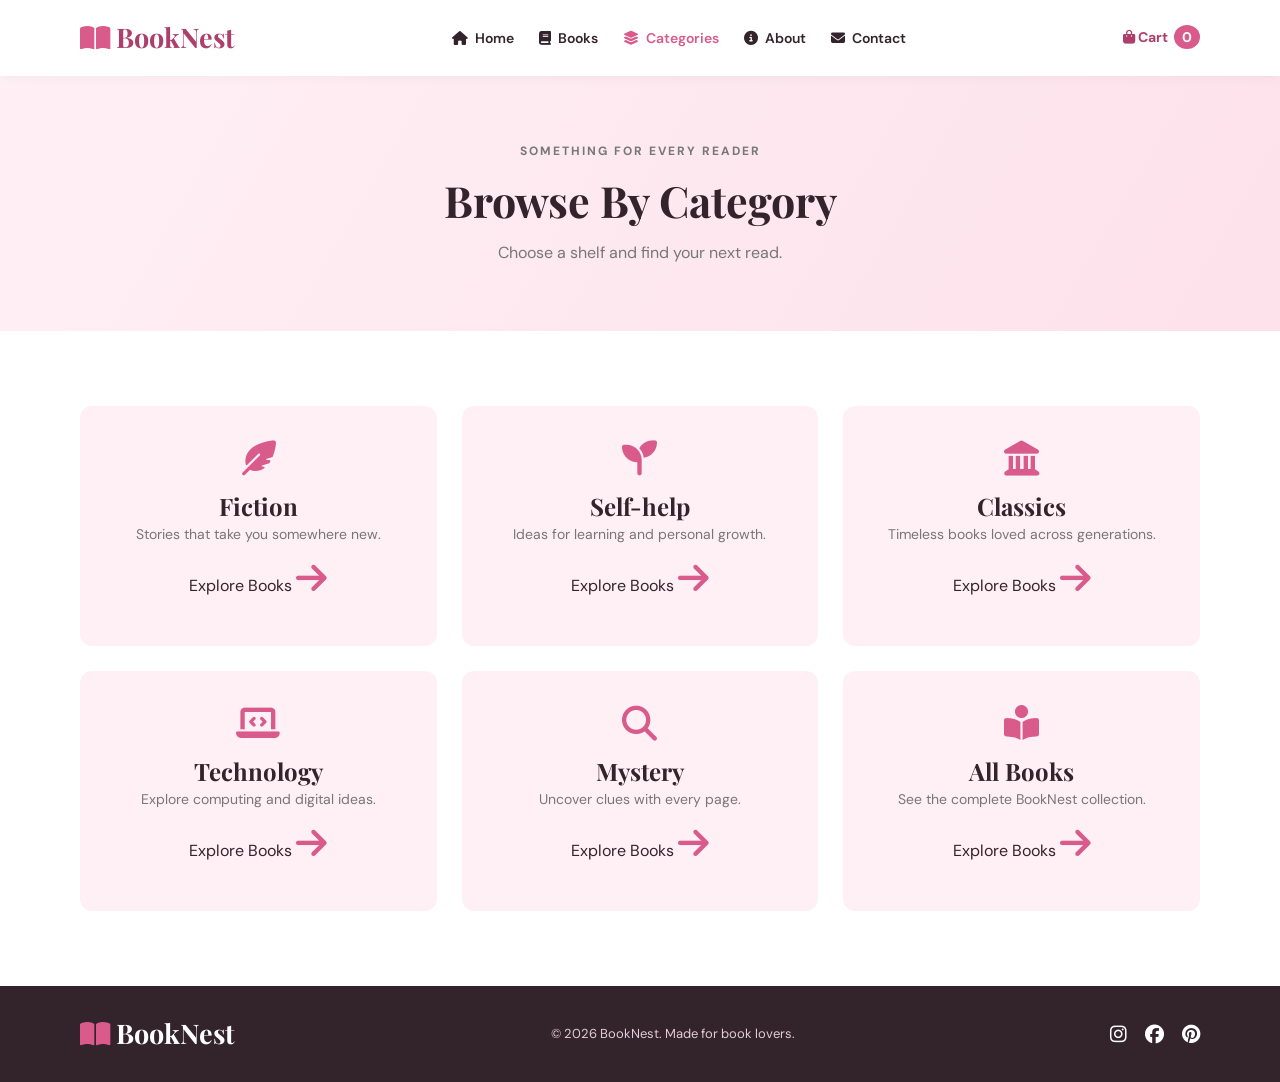
<file: categories.html>
<!DOCTYPE html>
<html lang="en">

<head>
    <meta charset="UTF-8">
    <meta name="viewport" content="width=device-width, initial-scale=1.0">

    <title>BookNest | Categories</title>

    <!-- External CSS -->
    <link rel="stylesheet" href="style.css">

    <!-- Font Awesome Icons -->
    <link rel="stylesheet"
    href="https://cdnjs.cloudflare.com/ajax/libs/font-awesome/6.5.0/css/all.min.css">

    <!-- External JavaScript -->
    <script src="script.js" defer></script>
</head>

<body>

    <!-- Navigation Bar -->
    <header class="site-header">

        <nav class="navbar container">

            <a class="logo" href="index.html">
                <i class="fa-solid fa-book-open"></i>
                BookNest
            </a>

            <button class="menu-toggle">
                <i class="fa-solid fa-bars"></i>
            </button>

            <ul class="nav-links">

                <li>
                    <a href="index.html">
                        <i class="fa-solid fa-house"></i> Home
                    </a>
                </li>

                <li>
                    <a href="books.html">
                        <i class="fa-solid fa-book"></i> Books
                    </a>
                </li>

                <li>
                    <a class="active" href="categories.html">
                        <i class="fa-solid fa-layer-group"></i> Categories
                    </a>
                </li>

                <li>
                    <a href="about.html">
                        <i class="fa-solid fa-circle-info"></i> About
                    </a>
                </li>

                <li>
                    <a href="contact.html">
                        <i class="fa-solid fa-envelope"></i> Contact
                    </a>
                </li>

            </ul>

            <a class="cart-link" href="books.html">
                <i class="fa-solid fa-bag-shopping"></i>
                Cart
                <span id="cart-count">0</span>
            </a>

        </nav>

    </header>


    <!-- Main Content -->
    <main>

        <!-- Page Banner -->
        <section class="page-banner">

            <div class="container">

                <p class="eyebrow">
                    Something for every reader
                </p>

                <h1>Browse By Category</h1>

                <p>
                    Choose a shelf and find your next read.
                </p>

            </div>

        </section>


        <!-- Categories Section -->
        <section class="section container">

            <div class="category-grid">


                <!-- Fiction -->
                <a class="category-card category-one"
                href="books.html?category=Fiction">

                    <i class="fa-solid fa-feather-pointed"></i>

                    <h2>Fiction</h2>

                    <p>
                        Stories that take you somewhere new.
                    </p>

                    <span>
                        Explore Books
                        <i class="fa-solid fa-arrow-right"></i>
                    </span>

                </a>


                <!-- Self Help -->
                <a class="category-card category-two"
                href="books.html?category=Self-help">

                    <i class="fa-solid fa-seedling"></i>

                    <h2>Self-help</h2>

                    <p>
                        Ideas for learning and personal growth.
                    </p>

                    <span>
                        Explore Books
                        <i class="fa-solid fa-arrow-right"></i>
                    </span>

                </a>


                <!-- Classics -->
                <a class="category-card category-three"
                href="books.html?category=Classic">

                    <i class="fa-solid fa-landmark"></i>

                    <h2>Classics</h2>

                    <p>
                        Timeless books loved across generations.
                    </p>

                    <span>
                        Explore Books
                        <i class="fa-solid fa-arrow-right"></i>
                    </span>

                </a>


                <!-- Technology -->
                <a class="category-card category-four"
                href="books.html?category=Technology">

                    <i class="fa-solid fa-laptop-code"></i>

                    <h2>Technology</h2>

                    <p>
                        Explore computing and digital ideas.
                    </p>

                    <span>
                        Explore Books
                        <i class="fa-solid fa-arrow-right"></i>
                    </span>

                </a>


                <!-- Mystery -->
                <a class="category-card category-five"
                href="books.html?category=Mystery">

                    <i class="fa-solid fa-magnifying-glass"></i>

                    <h2>Mystery</h2>

                    <p>
                        Uncover clues with every page.
                    </p>

                    <span>
                        Explore Books
                        <i class="fa-solid fa-arrow-right"></i>
                    </span>

                </a>


                <!-- All Books -->
                <a class="category-card category-six"
                href="books.html">

                    <i class="fa-solid fa-book-open-reader"></i>

                    <h2>All Books</h2>

                    <p>
                        See the complete BookNest collection.
                    </p>

                    <span>
                        Explore Books
                        <i class="fa-solid fa-arrow-right"></i>
                    </span>

                </a>


            </div>

        </section>

    </main>


    <!-- Footer -->
    <footer class="footer">

        <div class="container footer-inner">

            <a class="logo" href="index.html">
                <i class="fa-solid fa-book-open"></i>
                BookNest
            </a>

            <p>
                © <span class="year"></span>
                BookNest. Made for book lovers.
            </p>

            <div class="socials">

                <i class="fa-brands fa-instagram"></i>

                <i class="fa-brands fa-facebook"></i>

                <i class="fa-brands fa-pinterest"></i>

            </div>

        </div>

    </footer>

</body>
</html>
</file>
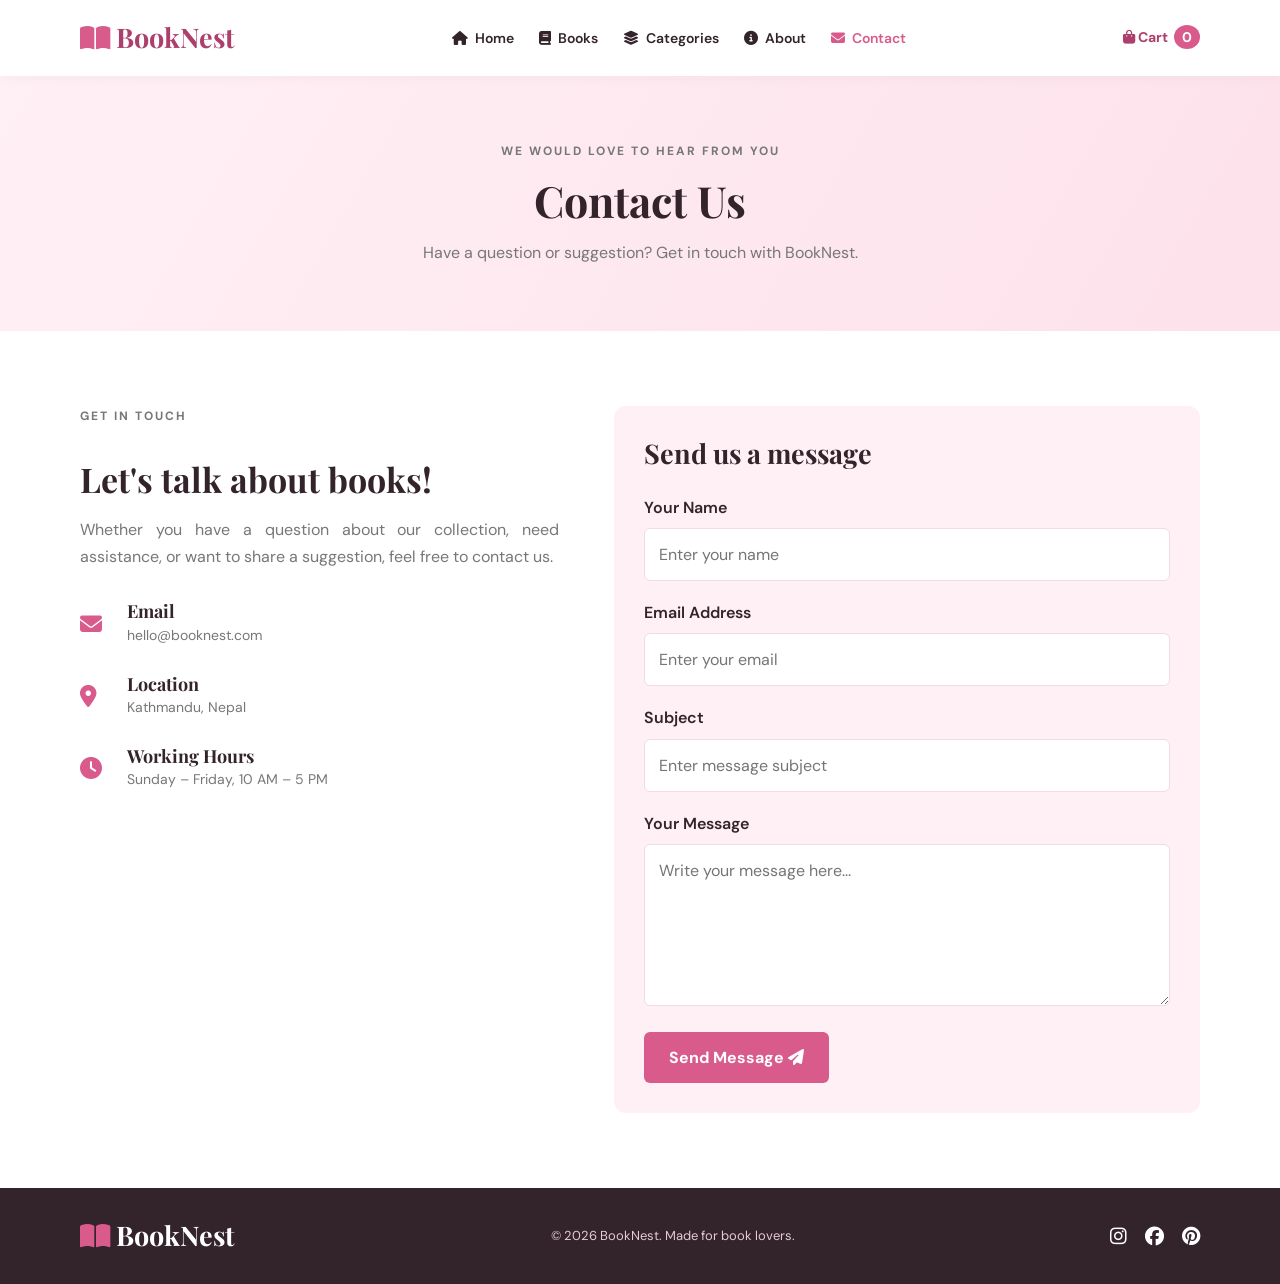
<file: contact.html>
<!DOCTYPE html>
<html lang="en">
<head>
    <meta charset="UTF-8">
    <meta name="viewport" content="width=device-width, initial-scale=1.0">
    <title>BookNest | Contact Us</title>

    <link rel="stylesheet" href="style.css">
    <link rel="stylesheet" href="https://cdnjs.cloudflare.com/ajax/libs/font-awesome/6.5.0/css/all.min.css">
    <script src="script.js" defer></script>
</head>

<body>

    <!-- Navigation Bar -->
    <header class="site-header">
        <nav class="navbar container">

            <a class="logo" href="index.html">
                <i class="fa-solid fa-book-open"></i> BookNest
            </a>

            <button class="menu-toggle" aria-label="Toggle navigation">
                <i class="fa-solid fa-bars"></i>
            </button>

            <ul class="nav-links">
                <li><a href="index.html"><i class="fa-solid fa-house"></i> Home</a></li>
                <li><a href="books.html"><i class="fa-solid fa-book"></i> Books</a></li>
                <li><a href="categories.html"><i class="fa-solid fa-layer-group"></i> Categories</a></li>
                <li><a href="about.html"><i class="fa-solid fa-circle-info"></i> About</a></li>
                <li><a class="active" href="contact.html"><i class="fa-solid fa-envelope"></i> Contact</a></li>
            </ul>

            <a class="cart-link" href="books.html">
                <i class="fa-solid fa-bag-shopping"></i>
                Cart <span id="cart-count">0</span>
            </a>

        </nav>
    </header>

    <main>

        <!-- Page Banner -->
        <section class="page-banner">
            <div class="container">
                <p class="eyebrow">We would love to hear from you</p>
                <h1>Contact Us</h1>
                <p>Have a question or suggestion? Get in touch with BookNest.</p>
            </div>
        </section>

        <!-- Contact Section -->
        <section class="section container contact-layout">

            <div class="contact-info">
                <p class="eyebrow">Get in touch</p>
                <h2>Let's talk about books!</h2>

                <p>
                    Whether you have a question about our collection,
                    need assistance, or want to share a suggestion,
                    feel free to contact us.
                </p>

                <div class="contact-detail">
                    <i class="fa-solid fa-envelope"></i>
                    <div>
                        <h3>Email</h3>
                        <p>hello@booknest.com</p>
                    </div>
                </div>

                <div class="contact-detail">
                    <i class="fa-solid fa-location-dot"></i>
                    <div>
                        <h3>Location</h3>
                        <p>Kathmandu, Nepal</p>
                    </div>
                </div>

                <div class="contact-detail">
                    <i class="fa-solid fa-clock"></i>
                    <div>
                        <h3>Working Hours</h3>
                        <p>Sunday – Friday, 10 AM – 5 PM</p>
                    </div>
                </div>
            </div>

            <!-- Contact Form -->
            <div class="contact-form-card">
                <h2>Send us a message</h2>

                <form id="contact-form">

                    <div class="form-group">
                        <label for="name">Your Name</label>
                        <input
                            type="text"
                            id="name"
                            name="name"
                            placeholder="Enter your name"
                            required
                        >
                    </div>

                    <div class="form-group">
                        <label for="email">Email Address</label>
                        <input
                            type="email"
                            id="email"
                            name="email"
                            placeholder="Enter your email"
                            required
                        >
                    </div>

                    <div class="form-group">
                        <label for="subject">Subject</label>
                        <input
                            type="text"
                            id="subject"
                            name="subject"
                            placeholder="Enter message subject"
                            required
                        >
                    </div>

                    <div class="form-group">
                        <label for="message">Your Message</label>
                        <textarea
                            id="message"
                            name="message"
                            rows="5"
                            placeholder="Write your message here..."
                            required
                        ></textarea>
                    </div>

                    <button type="submit" class="btn">
                        Send Message <i class="fa-solid fa-paper-plane"></i>
                    </button>

                </form>
            </div>

        </section>

    </main>

    <!-- Footer -->
    <footer class="footer">
        <div class="container footer-inner">

            <a class="logo" href="index.html">
                <i class="fa-solid fa-book-open"></i> BookNest
            </a>

            <p>
                © <span class="year"></span> BookNest.
                Made for book lovers.
            </p>

            <div class="socials">
                <i class="fa-brands fa-instagram"></i>
                <i class="fa-brands fa-facebook"></i>
                <i class="fa-brands fa-pinterest"></i>
            </div>

        </div>
    </footer>

</body>
</html>
</file>
<file: style.css>
/* =================================
   BOOKNEST - MAIN STYLESHEET
================================= */

/* Google Fonts */
@import url('https://fonts.googleapis.com/css2?family=DM+Sans:wght@400;500;600;700&family=Playfair+Display:wght@500;600;700&display=swap');

/* CSS Variables */
:root {
    --pink: #d85b8b;
    --pink-dark: #ad3f6c;
    --pink-light: #fff0f5;
    --pink-soft: #fde1eb;
    --white: #ffffff;
    --dark: #33232b;
    --grey: #777777;
    --light-grey: #f8f5f6;
    --border: #f0dce4;
    --shadow: 0 8px 25px rgba(120, 50, 80, 0.08);
}

/* General Styling */
* {
    margin: 0;
    padding: 0;
    box-sizing: border-box;
}

html {
    scroll-behavior: smooth;
}

body {
    font-family: 'DM Sans', sans-serif;
    color: var(--dark);
    background: var(--white);
    line-height: 1.7;
}

h1, h2, h3, h4 {
    font-family: 'Playfair Display', serif;
    line-height: 1.3;
}

a {
    text-decoration: none;
    color: inherit;
}

img {
    max-width: 100%;
    display: block;
}

button, input, select, textarea {
    font: inherit;
}

.container {
    width: min(1120px, 90%);
    margin: auto;
}

.section {
    padding-top: 75px;
    padding-bottom: 75px;
}

/* =================================
   NAVIGATION BAR
================================= */

.site-header {
    background: var(--white);
    position: sticky;
    top: 0;
    z-index: 100;
    box-shadow: 0 2px 12px rgba(0, 0, 0, 0.04);
}

.navbar {
    min-height: 76px;
    display: flex;
    align-items: center;
    justify-content: space-between;
    gap: 20px;
}

.logo {
    color: var(--pink-dark);
    font-family: 'Playfair Display', serif;
    font-size: 27px;
    font-weight: 700;
    white-space: nowrap;
}

.logo i {
    color: var(--pink);
}

.nav-links {
    display: flex;
    align-items: center;
    gap: 25px;
    list-style: none;
}

.nav-links a {
    font-size: 14px;
    font-weight: 600;
    color: var(--dark);
    transition: 0.3s;
}

.nav-links a:hover,
.nav-links a.active {
    color: var(--pink);
}

.nav-links i {
    margin-right: 4px;
}

.cart-link {
    color: var(--pink-dark);
    font-weight: 700;
    font-size: 14px;
}

.cart-link span {
    background: var(--pink);
    color: white;
    padding: 3px 8px;
    border-radius: 50%;
    margin-left: 3px;
}

.menu-toggle {
    display: none;
    border: none;
    background: none;
    color: var(--pink-dark);
    font-size: 23px;
    cursor: pointer;
}

/* =================================
   BUTTONS
================================= */

.btn {
    display: inline-block;
    background: var(--pink);
    color: var(--white);
    padding: 12px 25px;
    border: none;
    border-radius: 6px;
    font-weight: 700;
    cursor: pointer;
    transition: 0.3s;
}

.btn:hover {
    background: var(--pink-dark);
    transform: translateY(-2px);
}

.btn-outline {
    display: inline-block;
    padding: 11px 24px;
    border: 1px solid var(--pink);
    border-radius: 6px;
    color: var(--pink-dark);
    font-weight: 700;
    transition: 0.3s;
}

.btn-outline:hover {
    background: var(--pink);
    color: white;
}

/* =================================
   HERO SECTION
================================= */

.hero {
    background: linear-gradient(120deg, #fff0f5, #fde1eb);
    padding: 80px 0;
}

.hero-content {
    display: grid;
    grid-template-columns: 1fr 1fr;
    align-items: center;
    gap: 55px;
}

.eyebrow {
    color: var(--pink);
    text-transform: uppercase;
    letter-spacing: 2px;
    font-size: 12px;
    font-weight: 700;
    margin-bottom: 12px;
}

.hero h1 {
    font-size: clamp(38px, 5vw, 58px);
    margin-bottom: 20px;
}

.hero h1 span {
    color: var(--pink);
}

.hero p {
    color: var(--grey);
    margin-bottom: 25px;
    max-width: 500px;
}

.hero-image img {
    width: 100%;
    height: 390px;
    object-fit: cover;
    border-radius: 15px;
    box-shadow: var(--shadow);
}

/* =================================
   SECTION HEADINGS
================================= */

.section-heading {
    text-align: center;
    margin-bottom: 40px;
}

.section-heading h2 {
    font-size: 35px;
    margin-bottom: 10px;
}

.section-heading p {
    color: var(--grey);
}

/* =================================
   BOOK CARDS
================================= */

.book-grid {
    display: grid;
    grid-template-columns: repeat(3, 1fr);
    gap: 28px;
}

.book-card {
    background: var(--white);
    border: 1px solid var(--border);
    border-radius: 12px;
    overflow: hidden;
    transition: 0.3s;
}

.book-card:hover {
    transform: translateY(-6px);
    box-shadow: var(--shadow);
}

.book-card img {
    width: 100%;
    height: 270px;
    object-fit: cover;
}

.book-info {
    padding: 20px;
}

.book-info h3 {
    font-size: 20px;
    margin-bottom: 5px;
}

.book-info p {
    color: var(--grey);
    font-size: 14px;
    margin-bottom: 10px;
}

.book-category {
    display: inline-block;
    background: var(--pink-light);
    color: var(--pink-dark);
    padding: 4px 10px;
    border-radius: 20px;
    font-size: 12px;
    font-weight: 700;
    margin-bottom: 12px;
}

.book-price {
    color: var(--pink-dark);
    font-weight: 700;
    font-size: 19px;
    margin-bottom: 12px;
}

.add-cart {
    width: 100%;
    border: none;
    border-radius: 6px;
    padding: 11px;
    background: var(--pink);
    color: white;
    font-weight: 700;
    cursor: pointer;
    transition: 0.3s;
}

.add-cart:hover {
    background: var(--pink-dark);
}

/* =================================
   PROMO SECTION
================================= */

.promo {
    background: var(--pink-light);
    padding: 55px 20px;
    text-align: center;
}

.promo h2 {
    font-size: 32px;
    margin-bottom: 12px;
}

.promo p {
    color: var(--grey);
    margin-bottom: 22px;
}

/* =================================
   PAGE BANNER
================================= */

.page-banner {
    background: linear-gradient(120deg, #fff0f5, #fde1eb);
    padding: 65px 0;
    text-align: center;
}

.page-banner h1 {
    font-size: 43px;
    margin-bottom: 10px;
}

.page-banner p {
    color: var(--grey);
}

/* =================================
   BOOK CATALOG
================================= */

.catalog-tools {
    display: flex;
    gap: 15px;
    margin-bottom: 35px;
}

.catalog-tools input,
.catalog-tools select {
    padding: 12px 15px;
    border: 1px solid var(--border);
    border-radius: 6px;
    outline: none;
    background: white;
}

.catalog-tools input {
    flex: 1;
}

.catalog-tools input:focus,
.catalog-tools select:focus {
    border-color: var(--pink);
}

.no-results {
    text-align: center;
    color: var(--grey);
    padding: 30px;
    display: none;
}

/* =================================
   CATEGORY CARDS
================================= */

.category-grid {
    display: grid;
    grid-template-columns: repeat(3, 1fr);
    gap: 25px;
}

.category-card {
    background: var(--pink-light);
    border-radius: 12px;
    padding: 35px 20px;
    text-align: center;
    transition: 0.3s;
}

.category-card:hover {
    background: var(--pink-soft);
    transform: translateY(-5px);
}

.category-card i {
    font-size: 35px;
    color: var(--pink);
    margin-bottom: 15px;
}

.category-card h3 {
    font-size: 21px;
    margin-bottom: 8px;
}

.category-card p {
    color: var(--grey);
    font-size: 14px;
    margin-bottom: 15px;
}

/* =================================
   ABOUT PAGE
================================= */

.about-layout {
    display: grid;
    grid-template-columns: 1fr 1fr;
    gap: 50px;
    align-items: center;
}

.about-image img {
    width: 100%;
    height: 450px;
    object-fit: cover;
    border-radius: 12px;
}

.about-copy h2 {
    font-size: 34px;
    margin-bottom: 18px;
}

.about-copy p {
    color: var(--grey);
    margin-bottom: 15px;
    text-align: justify;
}

.values {
    margin: 25px 0;
}

.values > div {
    display: flex;
    align-items: flex-start;
    gap: 15px;
    margin-bottom: 20px;
}

.values i {
    color: var(--pink);
    font-size: 24px;
    margin-top: 5px;
}

.values h3 {
    margin-bottom: 5px;
}

.values p {
    margin: 0;
}

.stats-strip {
    background: var(--pink-light);
    padding: 40px 0;
}

.stats-grid {
    display: grid;
    grid-template-columns: repeat(3, 1fr);
    text-align: center;
    gap: 20px;
}

.stats-grid strong {
    display: block;
    color: var(--pink-dark);
    font-size: 32px;
    font-family: 'Playfair Display', serif;
}

.stats-grid span {
    color: var(--grey);
}

/* =================================
   CONTACT PAGE
================================= */

.contact-layout {
    display: grid;
    grid-template-columns: 0.9fr 1.1fr;
    gap: 55px;
    align-items: start;
}

.contact-info h2 {
    font-size: 34px;
    margin-bottom: 15px;
}

.contact-info > p {
    color: var(--grey);
    margin-bottom: 30px;
    text-align: justify;
}

.contact-detail {
    display: flex;
    gap: 17px;
    align-items: center;
    margin-bottom: 25px;
}

.contact-detail > i {
    color: var(--pink);
    font-size: 22px;
    width: 30px;
}

.contact-detail h3 {
    font-size: 18px;
}

.contact-detail p {
    color: var(--grey);
    font-size: 14px;
}

.contact-form-card {
    padding: 30px;
    background: var(--pink-light);
    border-radius: 12px;
}

.contact-form-card h2 {
    font-size: 27px;
    margin-bottom: 22px;
}

.form-group {
    margin-bottom: 18px;
}

.form-group label {
    display: block;
    font-weight: 600;
    margin-bottom: 7px;
}

.form-group input,
.form-group textarea {
    width: 100%;
    padding: 12px 14px;
    border: 1px solid var(--border);
    border-radius: 6px;
    outline: none;
    background: white;
}

.form-group input:focus,
.form-group textarea:focus {
    border-color: var(--pink);
}

.form-group textarea {
    resize: vertical;
}

/* =================================
   FOOTER
================================= */

.footer {
    background: #33232b;
    color: white;
    padding: 25px 0;
}

.footer-inner {
    display: flex;
    justify-content: space-between;
    align-items: center;
    gap: 20px;
}

.footer .logo {
    color: white;
}

.footer p {
    color: #e5cbd5;
    font-size: 13px;
}

.socials {
    display: flex;
    gap: 18px;
    font-size: 19px;
}

.socials i {
    cursor: pointer;
    transition: 0.3s;
}

.socials i:hover {
    color: var(--pink);
}

/* =================================
   RESPONSIVE DESIGN
================================= */

@media (max-width: 900px) {

    .nav-links {
        gap: 12px;
    }

    .nav-links a {
        font-size: 12px;
    }

    .hero-content,
    .about-layout,
    .contact-layout {
        grid-template-columns: 1fr;
    }

    .hero-image img {
        height: 320px;
    }

    .book-grid,
    .category-grid {
        grid-template-columns: repeat(2, 1fr);
    }
}

@media (max-width: 650px) {

    .navbar {
        flex-wrap: wrap;
        padding: 15px 0;
    }

    .menu-toggle {
        display: block;
    }

    .nav-links {
        display: none;
        flex-direction: column;
        align-items: flex-start;
        width: 100%;
        order: 4;
        padding: 15px 0;
    }

    .nav-links.show {
        display: flex;
    }

    .cart-link {
        margin-left: auto;
    }

    .hero {
        padding: 50px 0;
    }

    .hero-content {
        gap: 30px;
    }

    .hero h1 {
        font-size: 38px;
    }

    .book-grid,
    .category-grid,
    .stats-grid {
        grid-template-columns: 1fr;
    }

    .catalog-tools {
        flex-direction: column;
    }

    .page-banner h1 {
        font-size: 34px;
    }

    .about-image img {
        height: 300px;
    }

    .contact-form-card {
        padding: 20px;
    }

    .footer-inner {
        flex-direction: column;
        text-align: center;
    }
}
</file>
